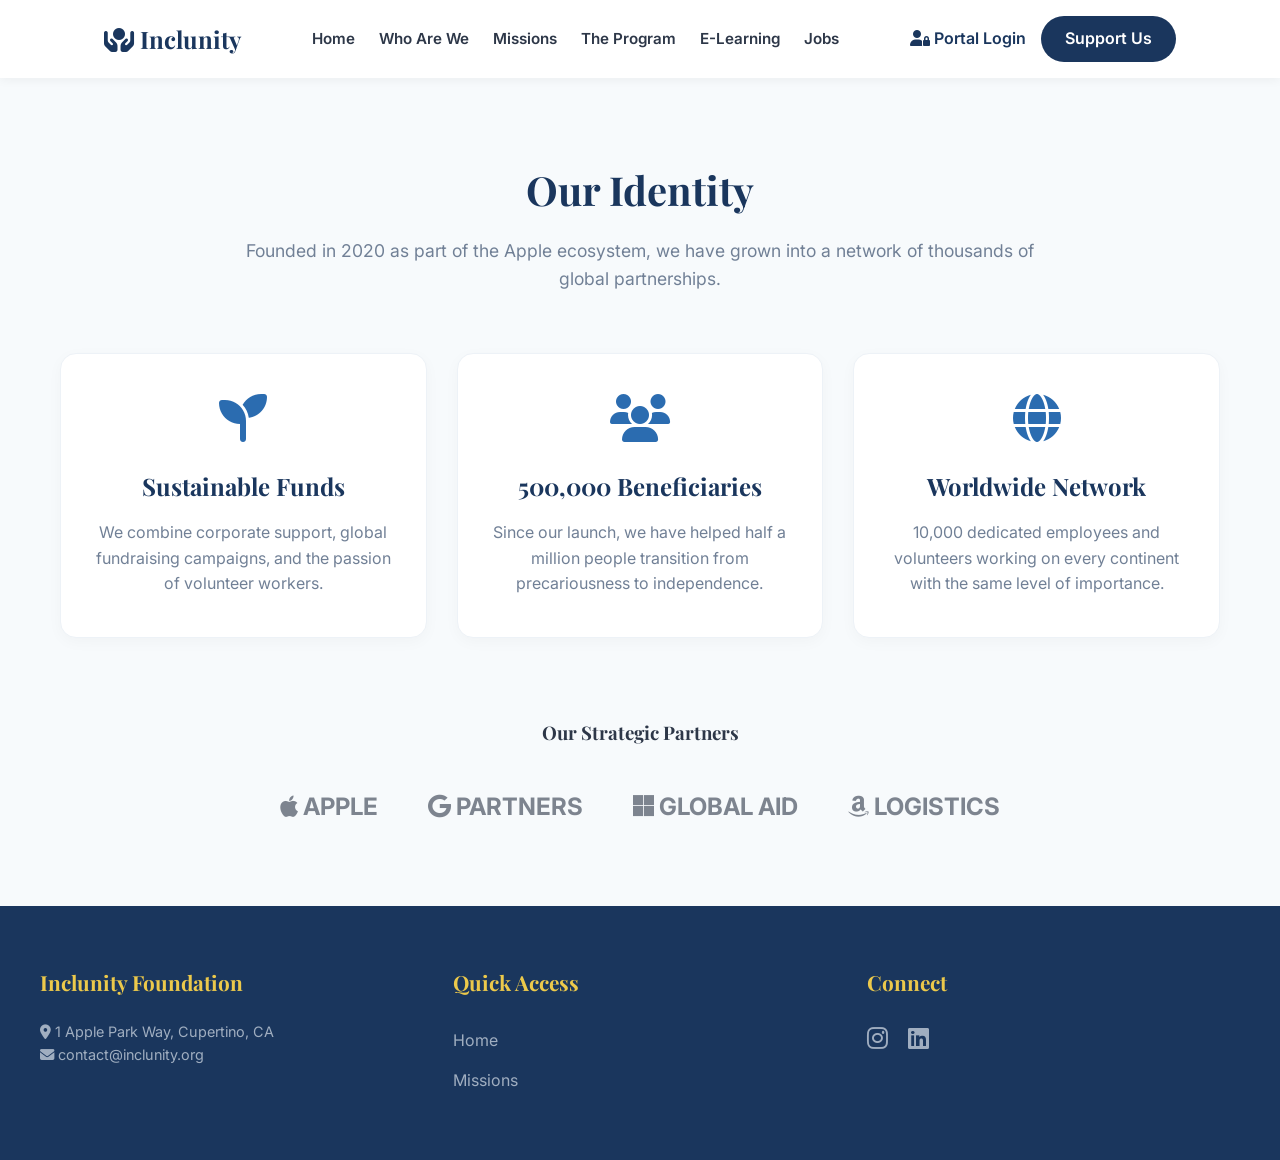
<file: PROJET/about.html>
<!DOCTYPE html>
<html lang="en">
<head>
    <meta charset="UTF-8">
    <meta name="viewport" content="width=device-width, initial-scale=1.0">
    <title>Who Are We | Inclunity</title>
    <link href="https://fonts.googleapis.com/css2?family=Inter:wght@300;400;600&family=Playfair+Display:wght@700&display=swap" rel="stylesheet">
    <link rel="stylesheet" href="https://cdnjs.cloudflare.com/ajax/libs/font-awesome/6.4.0/css/all.min.css">
    <link rel="stylesheet" href="assets/css/styles.css">
</head>
<body>
    <header>
        <nav>
            <a href="index.html" class="logo"><i class="fa-solid fa-hands-holding-circle"></i> Inclunity</a>
            <ul class="nav-links">
                <li><a href="index.html">Home</a></li>
                <li><a href="about.html">Who Are We</a></li>
                <li><a href="missions.html">Missions</a></li>
                <li><a href="program.html">The Program</a></li>
                <li><a href="elearning.html">E-Learning</a></li>
                <li><a href="jobs.html">Jobs</a></li>
            </ul>
            <div style="display: flex; align-items: center; gap: 15px;">
                <a href="#" class="login-link" style="color: var(--primary-color); font-weight: 600; text-decoration: none;"><i class="fa-solid fa-user-lock"></i> Portal Login</a>
                <a href="event.html" class="btn-donate">Support Us</a>
            </div>
        </nav>
    </header>

    <main>
        <div class="container">
            <h1 class="section-title">Our Identity</h1>
            <p class="section-subtitle">Founded in 2020 as part of the Apple ecosystem, we have grown into a network of thousands of global partnerships.</p>
            
            <div class="grid-3">
                <div class="card">
                    <i class="fa-solid fa-seedling"></i>
                    <h3>Sustainable Funds</h3>
                    <p>We combine corporate support, global fundraising campaigns, and the passion of volunteer workers.</p>
                </div>
                <div class="card">
                    <i class="fa-solid fa-users"></i>
                    <h3>500,000 Beneficiaries</h3>
                    <p>Since our launch, we have helped half a million people transition from precariousness to independence.</p>
                </div>
                <div class="card">
                    <i class="fa-solid fa-globe"></i>
                    <h3>Worldwide Network</h3>
                    <p>10,000 dedicated employees and volunteers working on every continent with the same level of importance.</p>
                </div>
            </div>

            <div style="margin-top: 80px; text-align: center;">
                <h3>Our Strategic Partners</h3>
                <div style="display: flex; justify-content: center; gap: 50px; margin-top: 40px; opacity: 0.6; flex-wrap: wrap;">
                    <span style="font-size: 1.5rem; font-weight: 700;"><i class="fa-brands fa-apple"></i> APPLE</span>
                    <span style="font-size: 1.5rem; font-weight: 700;"><i class="fa-brands fa-google"></i> PARTNERS</span>
                    <span style="font-size: 1.5rem; font-weight: 700;"><i class="fa-brands fa-microsoft"></i> GLOBAL AID</span>
                    <span style="font-size: 1.5rem; font-weight: 700;"><i class="fa-brands fa-amazon"></i> LOGISTICS</span>
                </div>
            </div>
        </div>
    </main>

    <footer>
        <div class="footer-grid">
            <div>
                <h4>Inclunity Foundation</h4>
                <div style="margin-top: 20px; font-size: 0.9rem; color: #A0AEC0;">
                    <p><i class="fa-solid fa-location-dot"></i> 1 Apple Park Way, Cupertino, CA</p>
                    <p><i class="fa-solid fa-envelope"></i> contact@inclunity.org</p>
                </div>
            </div>
            <div>
                <h4>Quick Access</h4>
                <ul style="list-style: none; line-height: 2.5;">
                    <li><a href="index.html">Home</a></li>
                    <li><a href="missions.html">Missions</a></li>
                </ul>
            </div>
            <div>
                <h4>Connect</h4>
                <div style="display: flex; gap: 20px; font-size: 1.5rem; margin-top: 15px;">
                    <a href="#"><i class="fa-brands fa-instagram"></i></a>
                    <a href="#"><i class="fa-brands fa-linkedin"></i></a>
                </div>
            </div>
        </div>
    </footer>
</body>
</html>
</file>
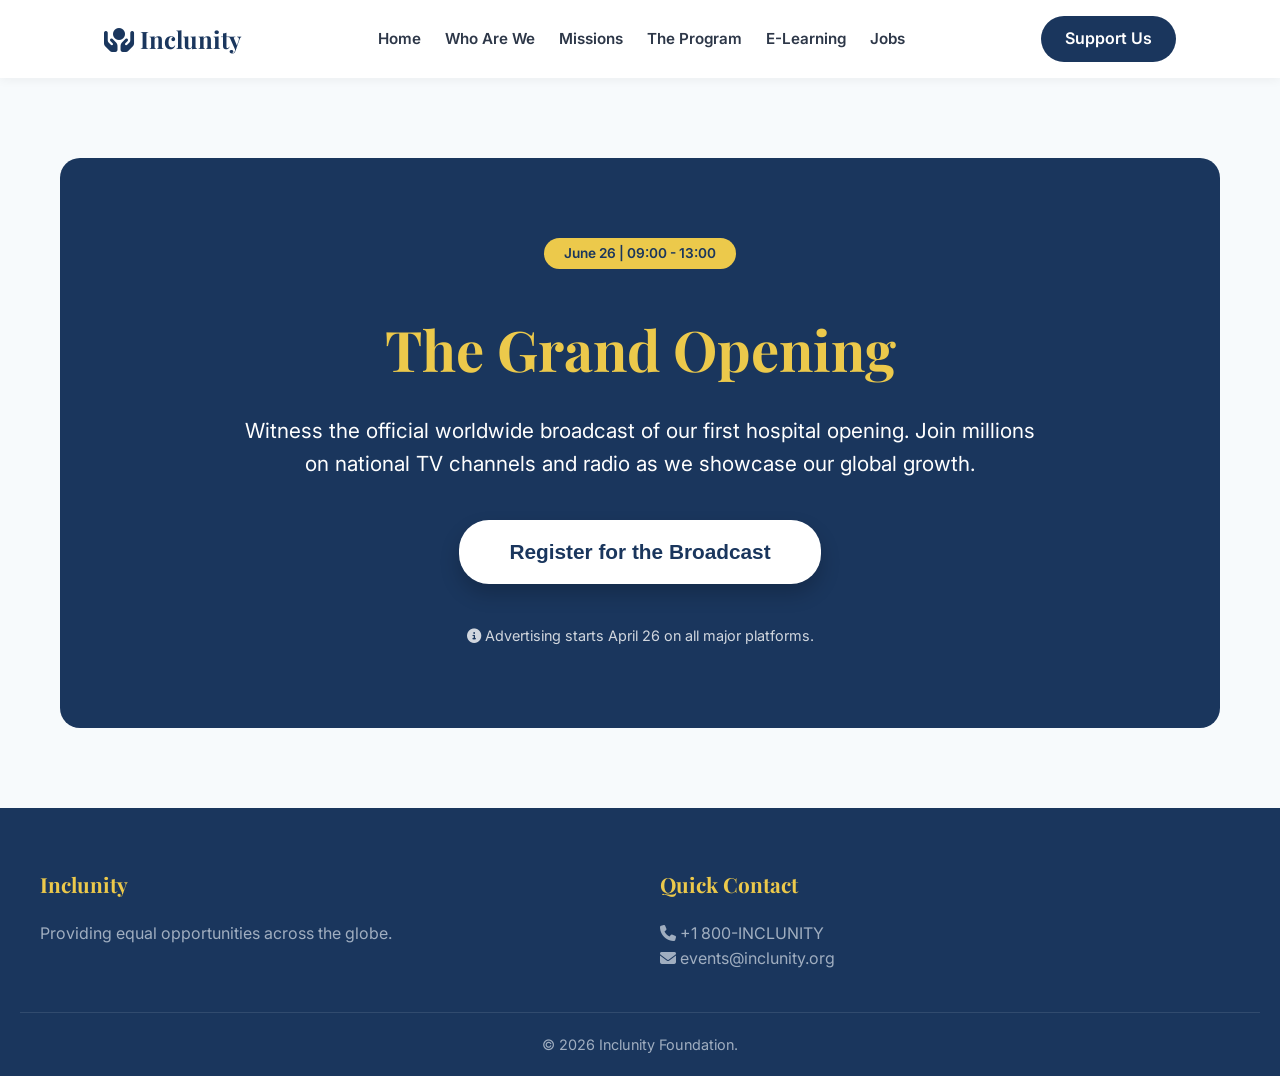
<file: PROJET/event.html>
<!DOCTYPE html>
<html lang="en">
<head>
    <meta charset="UTF-8">
    <meta name="viewport" content="width=device-width, initial-scale=1.0">
    <title>The Event | Inclunity</title>
    <link href="https://fonts.googleapis.com/css2?family=Inter:wght@300;400;600&family=Playfair+Display:wght@700&display=swap" rel="stylesheet">
    <link rel="stylesheet" href="https://cdnjs.cloudflare.com/ajax/libs/font-awesome/6.4.0/css/all.min.css">
    <link rel="stylesheet" href="assets/css/styles.css">
</head>
<body>
    <header>
        <nav>
            <a href="index.html" class="logo"><i class="fa-solid fa-hands-holding-circle"></i> Inclunity</a>
            <ul class="nav-links">
                <li><a href="index.html">Home</a></li>
                <li><a href="about.html">Who Are We</a></li>
                <li><a href="missions.html">Missions</a></li>
                <li><a href="program.html">The Program</a></li>
                <li><a href="elearning.html">E-Learning</a></li>
                <li><a href="jobs.html">Jobs</a></li>
            </ul>
            <a href="event.html" class="btn-donate">Support Us</a>
        </nav>
    </header>

    <main>
        <div class="container">
            <div style="background: var(--primary-color); border-radius: 20px; padding: 80px 40px; text-align: center; color: white;">
                <span class="tag" style="background: var(--accent-color); color: var(--primary-color); padding: 5px 20px; border-radius: 20px;">June 26 | 09:00 - 13:00</span>
                <h1 style="color: var(--accent-color); font-size: 3.5rem; margin: 20px 0;">The Grand Opening</h1>
                <p style="font-size: 1.3rem; max-width: 800px; margin: 0 auto 40px;">Witness the official worldwide broadcast of our first hospital opening. Join millions on national TV channels and radio as we showcase our global growth.</p>
                
                <button class="btn-donate" style="background: white; color: var(--primary-color); padding: 20px 50px; font-size: 1.3rem; border: none; cursor: pointer; box-shadow: 0 10px 20px rgba(0,0,0,0.2);">Register for the Broadcast</button>
                
                <div style="margin-top: 40px; font-size: 0.9rem; opacity: 0.8;">
                    <p><i class="fa-solid fa-circle-info"></i> Advertising starts April 26 on all major platforms.</p>
                </div>
            </div>
        </div>
    </main>

    <footer>
        <div class="footer-grid">
            <div>
                <h4>Inclunity</h4>
                <p style="color: #A0AEC0;">Providing equal opportunities across the globe.</p>
            </div>
            <div>
                <h4>Quick Contact</h4>
                <p style="color: #A0AEC0;"><i class="fa-solid fa-phone"></i> +1 800-INCLUNITY</p>
                <p style="color: #A0AEC0;"><i class="fa-solid fa-envelope"></i> events@inclunity.org</p>
            </div>
        </div>
        <div class="copyright">&copy; 2026 Inclunity Foundation.</div>
    </footer>
</body>
</html>
</file>
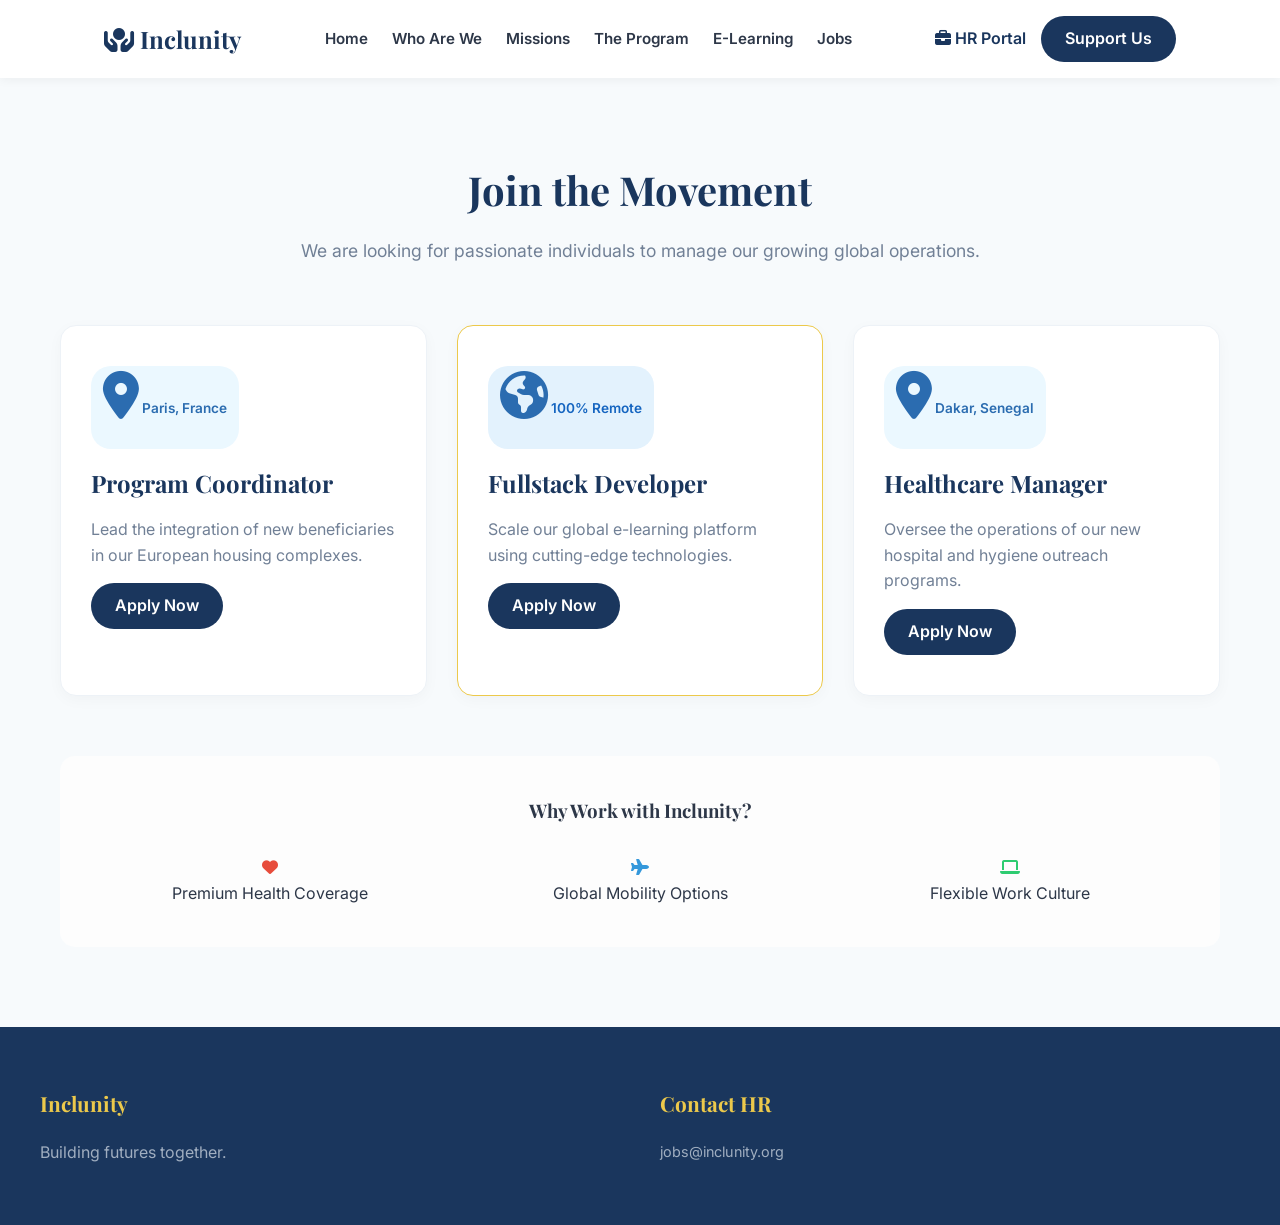
<file: PROJET/jobs.html>
<!DOCTYPE html>
<html lang="en">
<head>
    <meta charset="UTF-8">
    <meta name="viewport" content="width=device-width, initial-scale=1.0">
    <title>Careers | Inclunity</title>
    <link href="https://fonts.googleapis.com/css2?family=Inter:wght@300;400;600&family=Playfair+Display:wght@700&display=swap" rel="stylesheet">
    <link rel="stylesheet" href="https://cdnjs.cloudflare.com/ajax/libs/font-awesome/6.4.0/css/all.min.css">
    <link rel="stylesheet" href="assets/css/styles.css">
</head>
<body>
    <header>
        <nav>
            <a href="index.html" class="logo"><i class="fa-solid fa-hands-holding-circle"></i> Inclunity</a>
            <ul class="nav-links">
                <li><a href="index.html">Home</a></li>
                <li><a href="about.html">Who Are We</a></li>
                <li><a href="missions.html">Missions</a></li>
                <li><a href="program.html">The Program</a></li>
                <li><a href="elearning.html">E-Learning</a></li>
                <li><a href="jobs.html">Jobs</a></li>
            </ul>
            <div style="display: flex; align-items: center; gap: 15px;">
                <a href="#" class="login-link" style="color: var(--primary-color); font-weight: 600; text-decoration: none;"><i class="fa-solid fa-briefcase"></i> HR Portal</a>
                <a href="event.html" class="btn-donate">Support Us</a>
            </div>
        </nav>
    </header>

    <main>
        <div class="container">
            <h1 class="section-title">Join the Movement</h1>
            <p class="section-subtitle">We are looking for passionate individuals to manage our growing global operations.</p>
            
            <div class="grid-3">
                <div class="card" style="text-align: left;">
                    <span class="tag"><i class="fa-solid fa-location-dot"></i> Paris, France</span>
                    <h3>Program Coordinator</h3>
                    <p>Lead the integration of new beneficiaries in our European housing complexes.</p>
                    <a href="#" class="btn-primary" style="margin-top: 15px;">Apply Now</a>
                </div>

                <div class="card" style="text-align: left; border: 1px solid var(--accent-color);">
                    <span class="tag" style="background: #e3f2fd; color: #1565c0;"><i class="fa-solid fa-earth-americas"></i> 100% Remote</span>
                    <h3>Fullstack Developer</h3>
                    <p>Scale our global e-learning platform using cutting-edge technologies.</p>
                    <a href="#" class="btn-primary" style="margin-top: 15px;">Apply Now</a>
                </div>

                <div class="card" style="text-align: left;">
                    <span class="tag"><i class="fa-solid fa-location-dot"></i> Dakar, Senegal</span>
                    <h3>Healthcare Manager</h3>
                    <p>Oversee the operations of our new hospital and hygiene outreach programs.</p>
                    <a href="#" class="btn-primary" style="margin-top: 15px;">Apply Now</a>
                </div>
            </div>

            <div style="margin-top: 60px; padding: 40px; background: #fdfdfd; border-radius: 15px; text-align: center;">
                <h3>Why Work with Inclunity?</h3>
                <div class="grid-3" style="margin-top: 30px;">
                    <div><i class="fa-solid fa-heart" style="color: #e74c3c;"></i> <p>Premium Health Coverage</p></div>
                    <div><i class="fa-solid fa-plane" style="color: #3498db;"></i> <p>Global Mobility Options</p></div>
                    <div><i class="fa-solid fa-laptop" style="color: #2ecc71;"></i> <p>Flexible Work Culture</p></div>
                </div>
            </div>
        </div>
    </main>

    <footer>
        <div class="footer-grid">
            <div>
                <h4>Inclunity</h4>
                <p style="color: #A0AEC0;">Building futures together.</p>
            </div>
            <div>
                <h4>Contact HR</h4>
                <p style="font-size: 0.9rem; color: #A0AEC0;">jobs@inclunity.org</p>
            </div>
        </div>
    </footer>
</body>
</html>
</file>
<file: PROJET/assets/css/styles.css>
/* --- VARIABLES --- */
:root {
    --primary-color: #1a365d;    /* Bleu profond (Confiance/Pro) */
    --secondary-color: #2b6cb0;  /* Bleu clair (Action/Liens) */
    --accent-color: #ecc94b;     /* Jaune/Or (Mise en valeur) */
    --text-color: #2d3748;       /* Gris foncé (Texte principal) */
    --text-light: #718096;       /* Gris moyen (Sous-titres) */
    --bg-color: #f7fafc;         /* Fond global très clair */
    --white: #ffffff;
    
    --font-main: 'Inter', sans-serif;
    --font-heading: 'Playfair Display', serif;
}

/* --- RESET & BASE --- */
* {
    box-sizing: border-box;
    margin: 0;
    padding: 0;
}

body {
    font-family: var(--font-main);
    color: var(--text-color);
    background-color: var(--bg-color);
    line-height: 1.6;
}

h1, h2, h3, h4, .logo {
    font-family: var(--font-heading);
}

/* --- NAVIGATION --- */
header {
    background: var(--white);
    box-shadow: 0 2px 10px rgba(0,0,0,0.05);
    position: sticky;
    top: 0;
    z-index: 1000;
}

nav {
    display: flex;
    justify-content: space-between;
    align-items: center;
    padding: 1rem 5%;
    max-width: 1200px;
    margin: 0 auto;
}

.logo {
    font-size: 1.5rem;
    color: var(--primary-color);
    text-decoration: none;
    font-weight: 700;
}

.nav-links {
    list-style: none;
    display: flex;
    gap: 1.5rem;
    align-items: center;
}

.nav-links a {
    text-decoration: none;
    color: var(--text-color);
    font-weight: 600;
    font-size: 0.95rem;
    transition: color 0.3s ease;
}

.nav-links a:hover, 
.nav-links a.active {
    color: var(--secondary-color);
}

/* --- BOUTONS --- */
.btn-donate, .btn-primary {
    background: var(--primary-color);
    color: var(--white);
    padding: 10px 24px;
    border-radius: 30px;
    text-decoration: none;
    font-weight: 600;
    transition: all 0.3s ease;
    border: none;
    cursor: pointer;
    display: inline-block;
}

.btn-donate:hover, .btn-primary:hover {
    background: var(--secondary-color);
    transform: translateY(-2px);
    box-shadow: 0 4px 12px rgba(43, 108, 176, 0.3);
}

/* --- HERO SECTION --- */
.hero {
    background: linear-gradient(135deg, var(--primary-color) 0%, var(--secondary-color) 100%);
    color: var(--white);
    text-align: center;
    padding: 120px 20px;
}

.hero h1 {
    font-size: 3.5rem;
    margin-bottom: 20px;
    line-height: 1.2;
}

.hero p {
    font-size: 1.2rem;
    max-width: 700px;
    margin: 0 auto 30px;
    opacity: 0.9;
}

/* --- STRUCTURES & TYPOGRAPHIE --- */
.container {
    max-width: 1200px;
    margin: 0 auto;
    padding: 80px 20px;
}

.section-title {
    text-align: center;
    font-size: 2.5rem;
    color: var(--primary-color);
    margin-bottom: 15px;
}

.section-subtitle {
    text-align: center;
    font-size: 1.1rem;
    color: var(--text-light);
    margin-bottom: 60px;
    max-width: 800px;
    margin-left: auto;
    margin-right: auto;
}

/* --- GRILLES & CARTES --- */
.grid-3 {
    display: grid;
    grid-template-columns: repeat(auto-fit, minmax(300px, 1fr));
    gap: 30px;
}

.card {
    background: var(--white);
    padding: 40px 30px;
    border-radius: 16px;
    box-shadow: 0 4px 15px rgba(0,0,0,0.03);
    text-align: center;
    transition: transform 0.3s ease, box-shadow 0.3s ease;
    border: 1px solid #edf2f7;
}

.card:hover {
    transform: translateY(-10px);
    box-shadow: 0 15px 30px rgba(0,0,0,0.08);
}

.card i {
    font-size: 3rem;
    color: var(--secondary-color);
    margin-bottom: 25px;
}

.card h3 {
    font-size: 1.5rem;
    margin-bottom: 15px;
    color: var(--primary-color);
}

.card p {
    color: var(--text-light);
}

/* --- TIMELINE (Le Programme) --- */
.timeline {
    max-width: 800px;
    margin: 0 auto;
    position: relative;
    padding-left: 40px;
    border-left: 4px solid var(--secondary-color);
}

.timeline-item {
    margin-bottom: 50px;
    position: relative;
}

.timeline-item::before {
    content: '';
    position: absolute;
    left: -48px;
    top: 0;
    width: 20px;
    height: 20px;
    background: var(--accent-color);
    border: 4px solid var(--white);
    border-radius: 50%;
    box-shadow: 0 0 0 4px rgba(43,108,176,0.2);
}

.timeline-content {
    background: var(--white);
    padding: 30px;
    border-radius: 12px;
    box-shadow: 0 4px 15px rgba(0,0,0,0.04);
}

.timeline-content h3 {
    color: var(--primary-color);
    margin-bottom: 10px;
    font-size: 1.4rem;
}

/* --- TAGS (Pour Emplois & E-learning) --- */
.tag {
    display: inline-block;
    padding: 5px 12px;
    border-radius: 20px;
    font-size: 0.85rem;
    font-weight: 600;
    margin-bottom: 15px;
    background: #ebf8ff;
    color: var(--secondary-color);
}

/* --- FOOTER --- */
footer {
    background: var(--primary-color);
    color: var(--white);
    padding: 60px 20px 20px;
}

.footer-grid {
    max-width: 1200px;
    margin: 0 auto;
    display: grid;
    grid-template-columns: repeat(auto-fit, minmax(250px, 1fr));
    gap: 40px;
    margin-bottom: 40px;
}

.footer-grid h4 {
    font-size: 1.3rem;
    margin-bottom: 20px;
    color: var(--accent-color);
}

.footer-grid a {
    color: #A0AEC0;
    text-decoration: none;
    transition: color 0.3s ease;
}

.footer-grid a:hover {
    color: var(--white);
}

.copyright {
    text-align: center;
    padding-top: 20px;
    border-top: 1px solid rgba(255,255,255,0.1);
    color: #A0AEC0;
    font-size: 0.9rem;
}

/* --- RESPONSIVE --- */
@media (max-width: 768px) {
    .nav-links {
        display: none; /* À remplacer par un menu hamburger en JS si besoin */
    }
    .hero h1 { font-size: 2.5rem; }
}

/* --- CLASSES AJOUTÉES PAR LE JAVASCRIPT --- */

/* 1. Animations au scroll (Fade in & slide up) */
.fade-in-hidden {
    opacity: 0;
    transform: translateY(30px);
    transition: opacity 0.8s ease-out, transform 0.8s ease-out;
}

.fade-in-visible {
    opacity: 1;
    transform: translateY(0);
}

/* On ajoute un léger délai sur les cartes pour qu'elles apparaissent en cascade */
.grid-3 .card:nth-child(1) { transition-delay: 0.1s; }
.grid-3 .card:nth-child(2) { transition-delay: 0.3s; }
.grid-3 .card:nth-child(3) { transition-delay: 0.5s; }

/* 2. Effet sur le header au scroll */
header {
    transition: background-color 0.3s ease, box-shadow 0.3s ease;
    /* Assurez-vous que votre header a position: fixed ou sticky, ex: */
    /* position: sticky; top: 0; z-index: 1000; */ 
}

header.scrolled {
    background-color: rgba(255, 255, 255, 0.95);
    box-shadow: 0 4px 15px rgba(0, 0, 0, 0.05);
    backdrop-filter: blur(10px); /* Joli effet flou type Apple */
}
</file>
